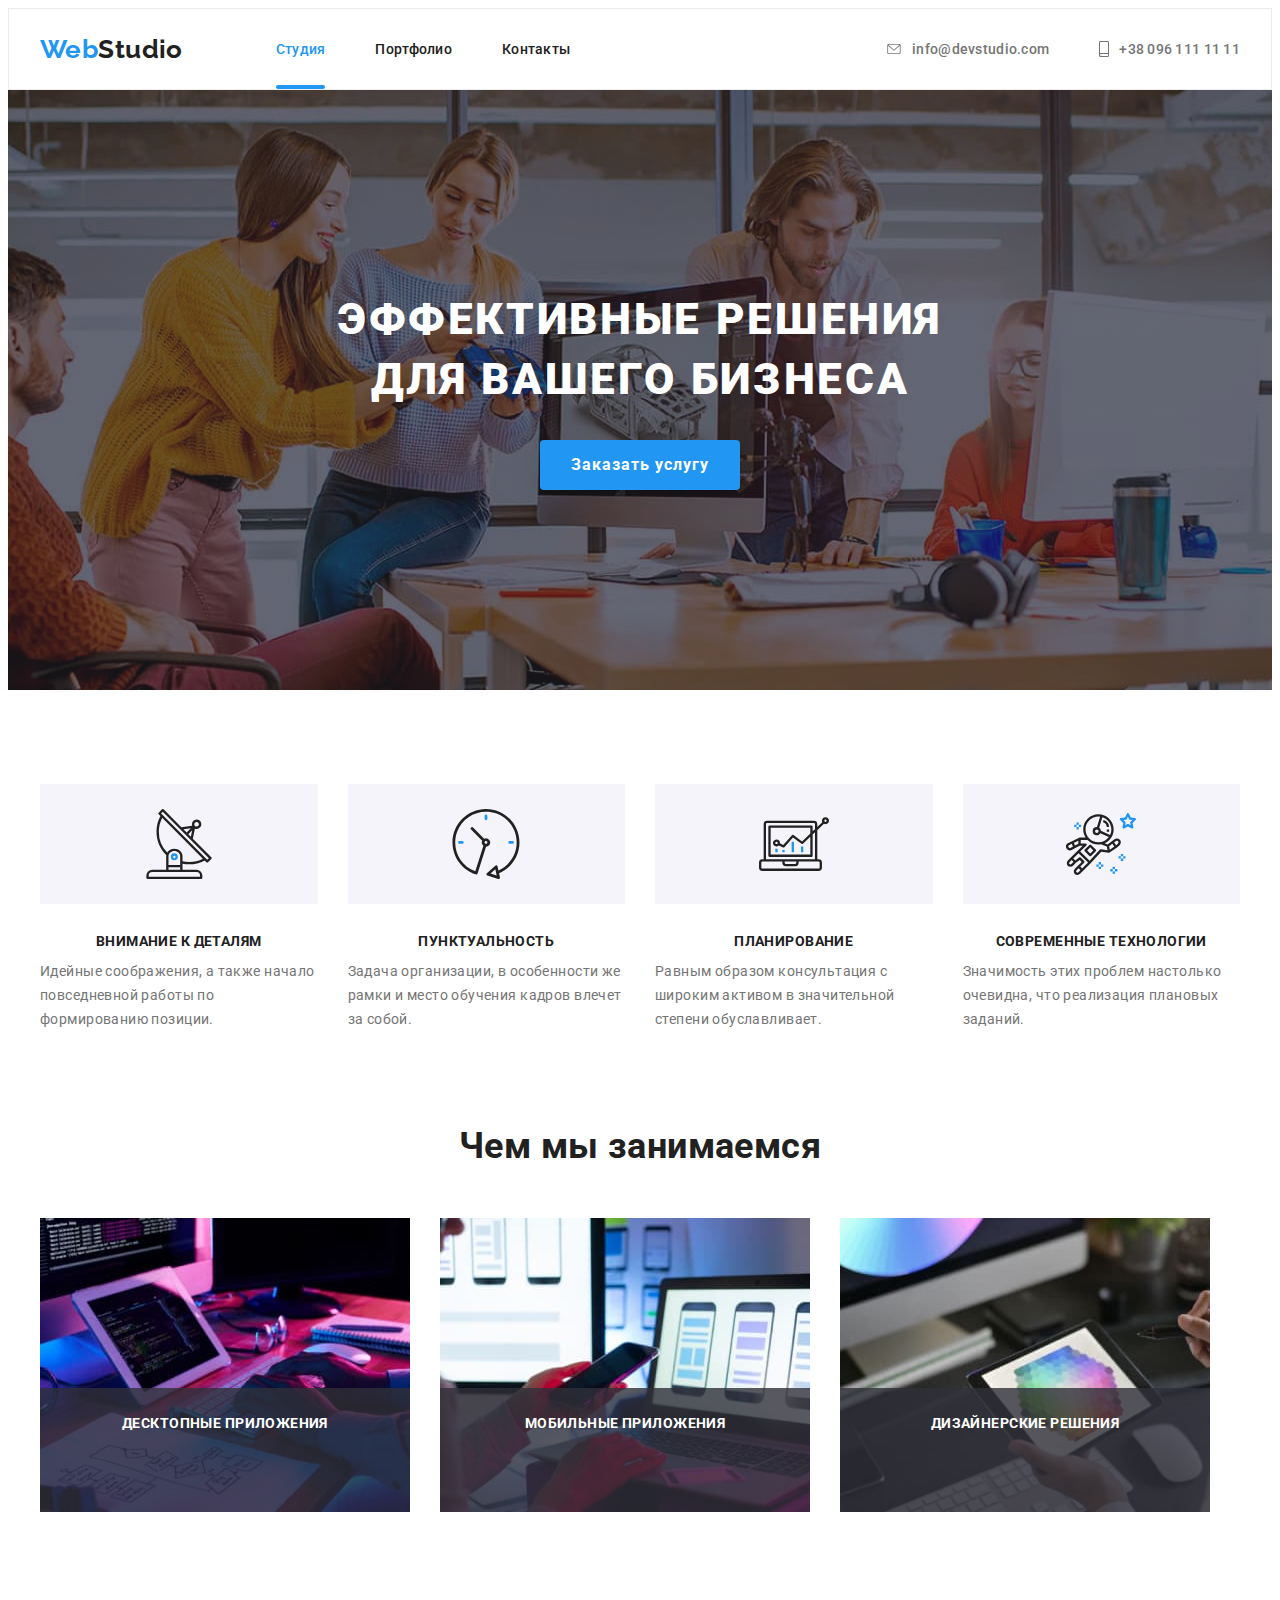
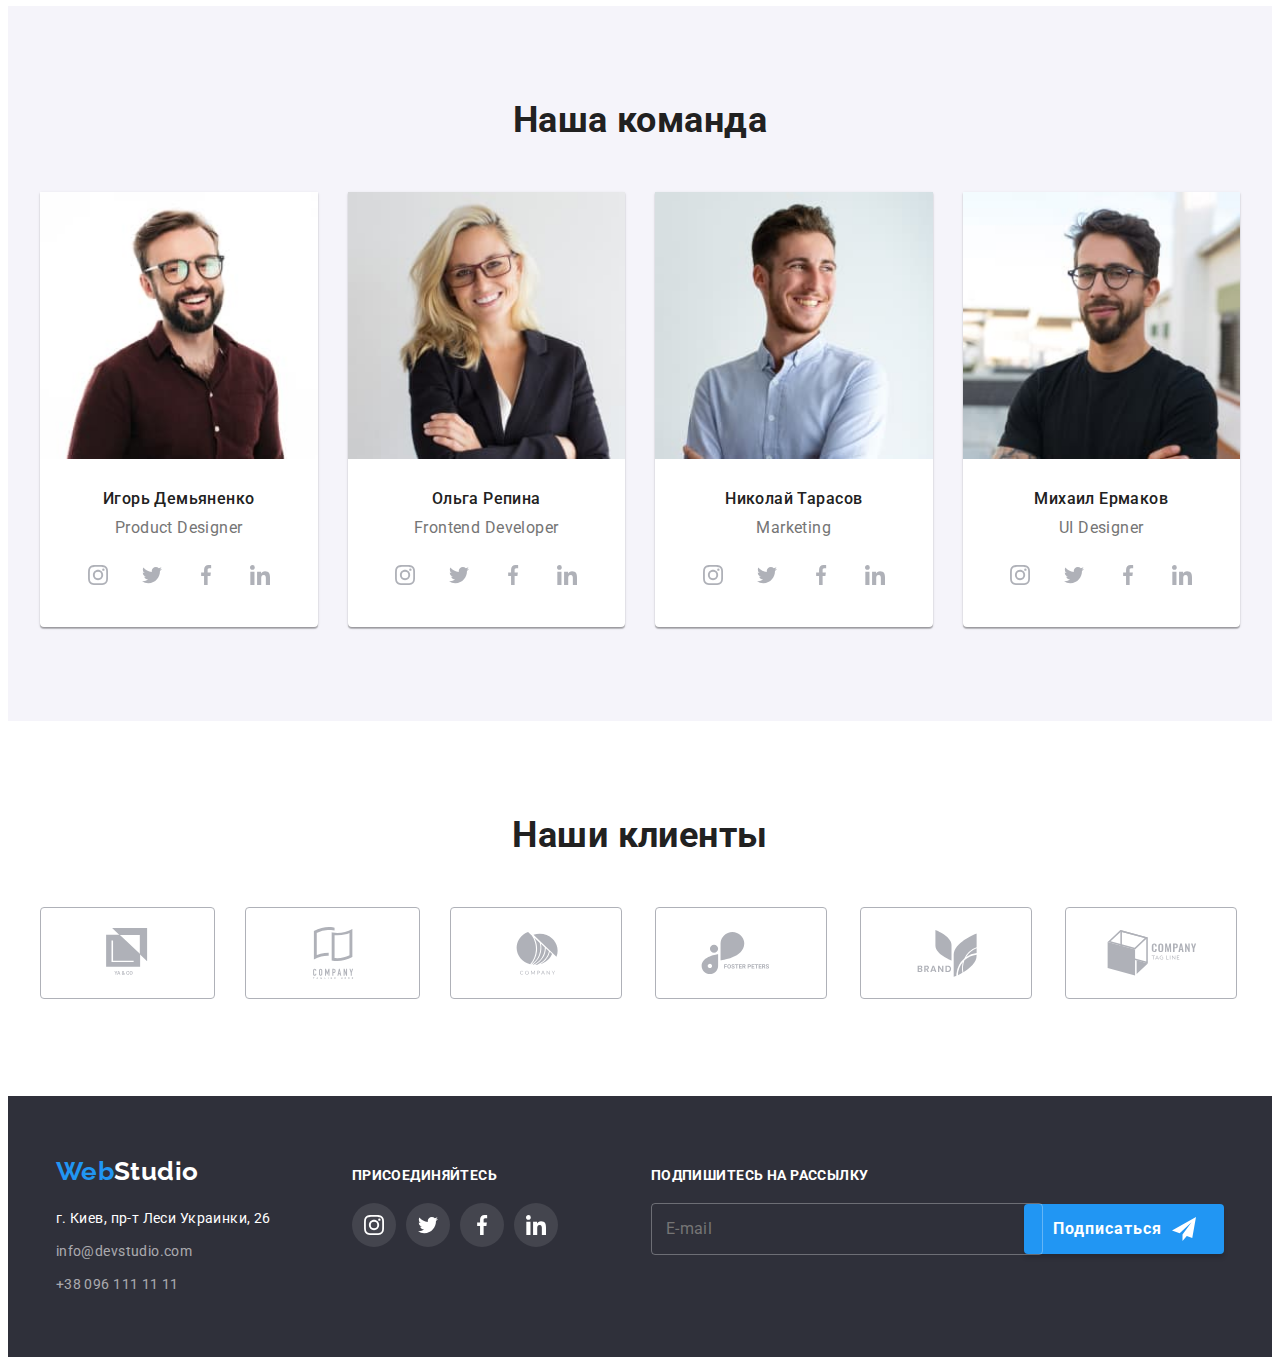
<file: index.html>
<!DOCTYPE html>
<html lang="ru">
  <head>
    <meta charset="UTF-8" />
    <meta name="viewport" content="width=device-width, initial-scale=1.0" />
    <link href="https://fonts.googleapis.com/css2?family=Raleway:wght@700&family=Roboto:wght@400;500;700;900&display=swap"
      rel="stylesheet">
    <link rel="stylesheet" href="https://cdnjs.cloudflare.com/ajax/libs/modern-normalize/1.0.0/modern-normalize.min.css"
      integrity="sha512-ISS7cAi1PEhQ8jnbJpJZMd29NlhNj4AWYyLOSp2CE/CsHxTCu+r+t0D2yoJudVrd0/8fTVPUVDzY5Tvli75u/g=="
      crossorigin="anonymous" />
    <link rel="stylesheet" href="./css/main.min.css" />
    <title>Студия</title>
  </head>
  <body>
    <!-- Шапка -->
    <header class="header header-bordered">
      <div class="container header-container">
      <nav class="nav-container">
        <a class="logo logo-header" href="./">
        Web<span class="logo-studio">Studio</span>
        </a>

        <!-- Меню для смартфонов -->
        <div class="mobile-nav" id="mobile-nav" data-menu>
          <ul class="mobile-menu">
            <li class="item"><a class="link current" href="index.html">Студия</a></li>
            <li class="item"><a class="link" href="portfolio.html">Портфолио</a></li>
            <li class="item"><a class="link" href="#footer">Контакты</a></li>
          </ul>
          <ul class="mobile-contacts">
            <li class="item">
              <a class="link" href="mailto:info@devstudio.com">
              <svg class="icon-contacts icon-envelope" width="16" height="12">
                <use href="./images/sprite.svg#icon-envelope"></use>
              </svg>
              info@devstudio.com</a></li>
            <li class="item">
              <a class="link" href="tel:+380961111111">
                <svg class="icon-contacts icon-smartphone" width="10" height="16">
                  <use href="./images/sprite.svg#icon-smartphone"></use>
                </svg>
                +38 096 111 11 11</a>
            </li>
          </ul>
        </div>

        <!-- Меню для планшетов\ПК -->
        <ul class="site-nav">
          <li class="item"><a class="link current" href="index.html">Студия</a></li>
          <li class="item"><a class="link" href="portfolio.html">Портфолио</a></li>
          <li class="item"><a class="link" href="#footer">Контакты</a></li>
        </ul>
      </nav>

      <ul class="contacts contacts-header">
        <li class="item">
          <a class="link" href="mailto:info@devstudio.com">
            <svg class="icon-contacts icon-envelope">
              <use href="./images/sprite.svg#icon-envelope"></use>
            </svg>
            info@devstudio.com</a>
        </li>
        <li class="item">
          <a class="link" href="tel:+380961111111">
            <svg class="icon-contacts icon-smartphone" width="10" height="16">
              <use href="./images/sprite.svg#icon-smartphone"></use>
            </svg>
            +38 096 111 11 11</a>
        </li>
      </ul>
            <button class="button-menu" type="button" data-menu-button aria-expanded="false" aria-controls="mobile-nav">
              <svg class="menu-icons" width="40" height="40">
                <use class="icon-menu" href="./images/modal/modal_icons.svg#icon-menu"></use>
                <use class="icon-closemark" href="./images/modal/modal_icons.svg#icon-crossmark"></use>
              </svg>
            </button>
      </div>
    </header>
    
    <main>
      <!-- Вступление -->
      <section class="hero">
          <div class="hero-box">
        <h1 class="title">Эффективные решения для вашего бизнеса</h1>
        <button type="button" class="button primary" data-modal-open >Заказать услугу</button>
      </div>
      </section>

      <!-- Преимущества -->
      <section class="section features">
        <div class="container">
        <h2 class="visually-hidden">Наши преимущества</h2>
        <ul class="features-list">
          <li class="item">
            <div class="features-icon">
            <svg class="icon icon-antenna" width="70" height="70">
              <use href="./images/sprite.svg#icon-antenna"></use>
            </svg>
            </div>
            <h3 class="title">Внимание к деталям</h3>
            <p class="text">
              Идейные соображения, а также начало повседневной работы по
              формированию позиции.
            </p>
          </li>
          <li class="item">
            <div class="features-icon">
              <svg class="icon icon-clock" width="70" height="70">
                <use href="./images/sprite.svg#icon-clock"></use>
              </svg>
            </div>
            <h3 class="title">Пунктуальность</h3>
            <p class="text">
              Задача организации, в особенности же рамки и место обучения кадров
              влечет за собой.
            </p>
          </li>
          <li class="item">
            <div class="features-icon">
              <svg class="icon icon-diagram" width="70" height="70">
                <use href="./images/sprite.svg#icon-diagram"></use>
              </svg>
            </div>
            <h3 class="title">Планирование</h3>
            <p class="text">
              Равным образом консультация с широким активом в значительной
              степени обуславливает.
            </p>
          </li>
          <li class="item">
            <div class="features-icon">
              <svg class="icon icon-astronaut" width="70" height="70">
                <use href="./images/sprite.svg#icon-astronaut"></use>
              </svg>
            </div>
            <h3 class="title">Современные технологии</h3>
            <p class="text">
              Значимость этих проблем настолько очевидна, что реализация
              плановых заданий.
            </p>
          </li>
        </ul>
        </div>
      </section>
      <!-- Чем мы занимаемся -->
      <section class="section service">
        <div class="container">
        <h2 class="title">Чем мы занимаемся</h2>
        <ul class="service-list">
          <li class="item">
            <picture>
              <source srcset="./images/section-service/service1-desktop.jpg 1x, ./images/section-service/service1-desktop@2x.jpg 2x"
                media="(min-width: 1200px)">
              <source srcset="./images/section-service/service1-tablet.jpg 1x, ./images/section-service/service1-tablet@2x.jpg 2x"
                media="(min-width: 768px)">
              <source srcset="./images/section-service/service1-mobile.jpg 1x, ./images/section-service/service1-mobile@2x.jpg 2x"
                media="(max-width: 767px)">
              <img src="./images/section-service/service1-desktop.jpg x1" 
                alt="написание кода"
                width="370" />
            </picture>
            <div class="service-overlay">
              <p class="text">Десктопные приложения</p>
            </div>
          </li>
          <li class="item">
            <picture>
              <source srcset="./images/section-service/service2-desktop.jpg 1x, ./images/section-service/service2-desktop@2x.jpg 2x"
                media="(min-width: 1200px)">
              <source srcset="./images/section-service/service2-tablet.jpg 1x, ./images/section-service/service2-tablet@2x.jpg 2x"
                media="(min-width: 768px)">
              <source srcset="./images/section-service/service2-mobile.jpg 1x, ./images/section-service/service2-mobile@2x.jpg 2x"
                media="(max-width: 767px)">
              <img src="./images/section-service/service2-desktop.jpg x1" alt="дизайн и адаптив" width="370" />
            </picture>
            <div class="service-overlay">
              <p class="text">Мобильные приложения</p>
            </div>
          </li>
          <li class="item">
            <picture>
              <source srcset="./images/section-service/service3-desktop.jpg 1x, ./images/section-service/service3-desktop@2x.jpg 2x"
                media="(min-width: 1200px)">
              <source srcset="./images/section-service/service3-tablet.jpg 1x, ./images/section-service/service3-tablet@2x.jpg 2x"
                media="(min-width: 768px)">
              <source srcset="./images/section-service/service3-mobile.jpg 1x, ./images/section-service/service3-mobile@2x.jpg 2x"
                media="(max-width: 767px)">
              <img src="./images/section-service/service3-desktop.jpg x1" alt="подключение стилей" width="370" />
            </picture>
            <div class="service-overlay">
              <p class="text">Дизайнерские решения</p>
            </div>
          </li>
        </ul>
        </div>
      </section>
      <!-- Команда -->
      <section class="section our-team">
        <div class="container">
        <h2 class="title">Наша команда</h2>
        <ul class="team-list">
          <li class="item">
            <picture>
                <source srcset="./images/section-team/igor-desktop.jpg 1x, ./images/section-team/igor-desktop@2x.jpg 2x"
                  media="(min-width: 1200px)">
                <source srcset="./images/section-team/igor-tablet.jpg 1x, ./images/section-team/igor-tablet@2x.jpg 2x"
                  media="(min-width: 768px)">
                <source srcset="./images/section-team/igor-mobile.jpg 1x, ./images/section-team/igor-mobile@2x.jpg 2x"
                  media="(max-width: 767px)">
                <img src="./images/section-team/igor-desktop.jpg x1" 
                  alt="портрет игоря демьяненко"
                  width="450" />
            </picture>
            <div class="member-content">
              <h3 class="title">Игорь Демьяненко</h3>
              <p class="text">Product Designer</p>
              <ul class="socials-list">
                <li class="item">
                  <a class="socials-link member" href="https://www.instagram.com/" target="_blank" aria-label="инстаграм">
                    <svg class="icon" width="20" height="20">
                      <use href="./images/sprite.svg#icon-instagram"></use>
                    </svg>
                  </a></li>
                <li class="item">
                  <a class="socials-link member" href="https://twitter.com/" target="_blank" aria-label="твитер">
                    <svg class="icon" width="20" height="20">
                      <use href="./images/sprite.svg#icon-twitter"></use>
                    </svg>
                  </a></li>
                <li class="item">
                  <a class="socials-link member" href="https://www.facebook.com/" target="_blank" aria-label="фейсбук">
                    <svg class="icon" width="20" height="20">
                      <use href="./images/sprite.svg#icon-facebook"></use>
                    </svg>
                  </a></li>
                <li class="item">
                  <a class="socials-link member" href="https://www.linkedin.com/" target="_blank" aria-label="линкедин">
                    <svg class="icon" width="20" height="20">
                      <use href="./images/sprite.svg#icon-linkedin"></use>
                    </svg>
                  </a></li>
              </ul>
            </div>
          </li>
          <li class="item">
            <picture>
              <source srcset="./images/section-team/olga-desktop.jpg 1x, ./images/section-team/olga-desktop@2x.jpg 2x"
                media="(min-width: 1200px)">
              <source srcset="./images/section-team/olga-tablet.jpg 1x, ./images/section-team/olga-tablet@2x.jpg 2x"
                media="(min-width: 768px)">
              <source srcset="./images/section-team/olga-mobile.jpg 1x, ./images/section-team/olga-mobile@2x.jpg 2x"
                media="(max-width: 767px)">
              <img src="./images/section-team/olga-desktop.jpg x1" 
                alt="портрет ольги репины"
                width="450" />
            </picture>
            <div class="member-content">
              <h3 class="title">Ольга Репина</h3>
              <p class="text">Frontend Developer</p>
              <ul class="socials-list">
                <li class="item">
                  <a class="socials-link member" href="https://www.instagram.com/" target="_blank" aria-label="инстаграм">
                    <svg class="icon" width="20" height="20">
                      <use href="./images/sprite.svg#icon-instagram"></use>
                    </svg>
                  </a></li>
                <li class="item">
                  <a class="socials-link member" href="https://twitter.com/" target="_blank" aria-label="твитер">
                    <svg class="icon" width="20" height="20">
                      <use href="./images/sprite.svg#icon-twitter"></use>
                    </svg>
                  </a></li>
                <li class="item">
                  <a class="socials-link member" href="https://www.facebook.com/" target="_blank" aria-label="фейсбук">
                    <svg class="icon" width="20" height="20">
                      <use href="./images/sprite.svg#icon-facebook"></use>
                    </svg>
                  </a></li>
                <li class="item">
                  <a class="socials-link member" href="https://www.linkedin.com/" target="_blank" aria-label="линкедин">
                    <svg class="icon" width="20" height="20">
                      <use href="./images/sprite.svg#icon-linkedin"></use>
                    </svg>
                  </a></li>
              </ul>
            </div>
          </li>
          <li class="item">
            <picture>
              <source srcset="./images/section-team/nikolay-desktop.jpg 1x, ./images/section-team/nikolay-desktop@2x.jpg 2x"
                media="(min-width: 1200px)">
              <source srcset="./images/section-team/nikolay-tablet.jpg 1x, ./images/section-team/nikolay-tablet@2x.jpg 2x"
                media="(min-width: 768px)">
              <source srcset="./images/section-team/nikolay-mobile.jpg 1x, ./images/section-team/nikolay-mobile@2x.jpg 2x"
                media="(max-width: 767px)">
              <img src="./images/section-team/nikolay-desktop.jpg x1" 
                alt="портрет николая тарасова"
                width="450" />
            </picture>
            <div class="member-content">
              <h3 class="title">Николай Тарасов</h3>
              <p class="text">Marketing</p>
              <ul class="socials-list">
                <li class="item">
                  <a class="socials-link member" href="https://www.instagram.com/" target="_blank" aria-label="инстаграм">
                    <svg class="icon" width="20" height="20">
                      <use href="./images/sprite.svg#icon-instagram"></use>
                    </svg>
                  </a></li>
                <li class="item">
                  <a class="socials-link member" href="https://twitter.com/" target="_blank" aria-label="твитер">
                    <svg class="icon" width="20" height="20">
                      <use href="./images/sprite.svg#icon-twitter"></use>
                    </svg>
                  </a></li>
                <li class="item">
                  <a class="socials-link member" href="https://www.facebook.com/" target="_blank" aria-label="фейсбук">
                    <svg class="icon" width="20" height="20">
                      <use href="./images/sprite.svg#icon-facebook"></use>
                    </svg>
                  </a></li>
                <li class="item">
                  <a class="socials-link member" href="https://www.linkedin.com/" target="_blank" aria-label="линкедин">
                    <svg class="icon" width="20" height="20">
                      <use href="./images/sprite.svg#icon-linkedin"></use>
                    </svg>
                  </a></li>
              </ul>
            </div>
          </li>
          <li class="item">
            <picture>
              <source srcset="./images/section-team/mikhail-desktop.jpg 1x, ./images/section-team/mikhail-desktop@2x.jpg 2x" media="(min-width: 1200px)">
              <source srcset="./images/section-team/mikhail-tablet.jpg 1x, ./images/section-team/mikhail-tablet@2x.jpg 2x" media="(min-width: 768px)">
              <source srcset="./images/section-team/mikhail-mobile.jpg 1x, ./images/section-team/mikhail-mobile@2x.jpg 2x" media="(max-width: 767px)">
              <img src="./images/section-team/mikhail-desktop.jpg x1" alt="портрет михаила ермакова" width="450" />
            </picture>
            <div class="member-content">
              <h3 class="title">Михаил Ермаков</h3>
              <p class="text">UI Designer</p>
                <ul class="socials-list">
                  <li class="item">
                    <a class="socials-link member" href="https://www.instagram.com/" target="_blank" aria-label="инстаграм">
                      <svg class="icon" width="20" height="20">
                        <use href="./images/sprite.svg#icon-instagram"></use>
                      </svg>
                    </a></li>
                  <li class="item">
                    <a class="socials-link member" href="https://twitter.com/" target="_blank" aria-label="твитер">
                      <svg class="icon" width="20" height="20">
                        <use href="./images/sprite.svg#icon-twitter"></use>
                      </svg>
                    </a></li>
                  <li class="item">
                    <a class="socials-link member" href="https://www.facebook.com/" target="_blank" aria-label="фейсбук">
                      <svg class="icon" width="20" height="20">
                        <use href="./images/sprite.svg#icon-facebook"></use>
                      </svg>
                    </a></li>
                  <li class="item">
                    <a class="socials-link member" href="https://www.linkedin.com/" target="_blank" aria-label="линкедин">
                      <svg class="icon" width="20" height="20">
                        <use href="./images/sprite.svg#icon-linkedin"></use>
                      </svg>
                    </a></li>
                </ul>
            </div>
          </li>
        </ul>
        </div>
      </section>
      <!-- Секция наши клиенты -->
      <section class="section our-clients">
        <div class="container">
          <h2 class="title">Наши клиенты</h2>
          <ul class="clients-list">
            <li class="item">
              <a class="clients-link" href="./" lang="en" aria-label="ya and co">
                <svg class="icon-clients icon">
                  <use href="./images/sprite.svg#icon-client1"></use>
                </svg>
              </a>
              </li>
            <li class="item">
              <a class="clients-link" href="./" lang="en" aria-label="tag line here">
                <svg class="icon-clients icon">
                  <use href="./images/sprite.svg#icon-client2"></use>
                </svg>
              </a>
            </li>
            <li class="item">
                <a class="clients-link" href="./" lang="en" aria-label="company">
                  <svg class="icon-clients icon" width="170" height="90">
                    <use href="./images/sprite.svg#icon-client3"></use>
                  </svg>
                </a>
            </li>
            <li class="item">
                <a class="clients-link" href="./" lang="en" aria-label="foster peters">
                  <svg class="icon-clients icon" width="170" height="90">
                    <use href="./images/sprite.svg#icon-client4"></use>
                  </svg>
                </a>
            <li class="item">
              <a class="clients-link" href="./" lang="en" aria-label="brand">
                <svg class="icon-clients icon" width="170" height="90">
                  <use href="./images/sprite.svg#icon-client5"></use>
                </svg>
              </a>
            </li>
            <li class="item">
              <a class="clients-link" href="./" lang="en" aria-label="tag line">
                <svg class="icon-clients" width="170" height="90">
                  <use href="./images/sprite.svg#icon-client6"></use>
                </svg>
              </a>
            </li>
          </ul>
          
        </div>
      </section>
          </main>
    <!-- Подвал -->
    <footer id="footer" class="footer">
      <div class="container footer-container">
        <div class="footer-box">
          <a class="logo logo-footer" href="./">
            Web<span class="logo-studio">Studio</span>
          </a>
          <address class="contacts contacts-footer">
            <a class="location link" href="https://www.google.com/maps/d/embed?mid=10uSM3H-mIU3GznYo2szRIEphczw">г. Киев,
              пр-т
              Леси Украинки, 26</a>
            <br />
            <a class="link" href="mailto:info@devstudio.com">info@devstudio.com</a>
            <br />
            <a class="link" href="tel:+380961111111">+38 096 111 11 11</a>
          </address>
        </div>
        <div class="footer-box socials">
          <b class="footer-calling">присоединяйтесь</b>
          <ul class="socials-list">
            <li class="item">
              <a class="socials-link company" href="https://www.instagram.com/" target="_blank" aria-label="инстаграм">
              <svg class="icon" width="20" height="20">
                <use href="./images/sprite.svg#icon-instagram"></use>
              </svg>
            </a></li>
            <li class="item">
              <a class="socials-link company" href="https://twitter.com/" target="_blank" aria-label="твитер">
              <svg class="icon" width="20" height="20">
                <use href="./images/sprite.svg#icon-twitter"></use>
              </svg>
            </a></li>
            <li class="item">
              <a class="socials-link company" href="https://www.facebook.com/" target="_blank" aria-label="фейсбук">
              <svg class="icon" width="20" height="20">
                <use href="./images/sprite.svg#icon-facebook"></use>
              </svg>
            </a></li>
            <li class="item">
              <a class="socials-link company" href="https://www.linkedin.com/" target="_blank" aria-label="линкедин">
              <svg class="icon" width="20" height="20">
                <use href="./images/sprite.svg#icon-linkedin"></use>
              </svg>
            </a></li>
          </ul>
        </div>
        <div class="footer-box form">
        <b class="footer-calling">подпишитесь на рассылку</b>
        <form class="mailing-form" autocomplete="off">
          <div class="mailing-box">
          <input class="input-mailing" type="email" name="mailing" id="mailing" placeholder=" ">
          <label class="label-mailing" for="mailing">E-mail</label>
          </div>
          <button class="button primary button-mailing">Подписаться
            <svg class="icon icon-plane">
              <use href="./images/modal/modal_icons.svg#icon-telegram"></use>
            </svg> 
          </button>
        </form>
        </div>
      </div>
    </footer>
    <div class="backdrop is-hidden" data-modal>
      <div class="modal">
        <button class="close-btn" type="button" data-modal-close >
          <svg class="icon-close">
            <use href="./images/modal/modal_icons.svg#icon-closemark"></use>
          </svg>
        </button>
        <h3 class="title">Оставьте свои данные, мы вам перезвоним</h3>
        <form class="user-form" action="" autocomplete="off">
          <div class="form-field">
            <label class="user-label" for="user-name">Имя</label>
            <div class="input-field">
            <input class="user-input" type="text" name="name" id="user-name">
            <svg class="icon icon-name">
              <use href="./images/modal/modal_icons.svg#icon-person"></use>
            </svg>
            </div>
          </div>

          <div class="form-field">
            <label class="user-label" for="user-phone">Телефон</label>
            <div class="input-field">
              <input class="user-input" type="tel" name="tel" id="user-phone">
            <svg class="icon icon-name">
              <use href="./images/modal/modal_icons.svg#icon-phone"></use>
            </svg>
            </div>
          </div>

          <div class="form-field">
            <label class="user-label" for="user-email">Почта</label>
            <div class="input-field">
            <input class="user-input" type="email" name="email" id="user-email">
                        <svg class="icon icon-name">
                          <use href="./images/modal/modal_icons.svg#icon-mail"></use>
                        </svg>
                        </div>
            </div>
          
          <label class="form-field">
            <span class="user-label">Комментарий</span>
            <textarea class="form-comment" name="comment" placeholder="Введите текст"></textarea>
          </label>

          
          <label class="policy-box">
            <input class="policy-checkbox" type="checkbox" name="policy">
            <span class="policy-label" >Соглашаюсь с рассылкой и принимаю <a class="policy-link" href="#">Условия
              договора</a></span>
            </label>
          <button type="submit" class="button primary">Отправить</button>
        </form>
      </div>
    </div>
    <script src="./js/modal.js"></script>
    <script src="./js/menu.js"></script>
</body>
    </html>
</file>
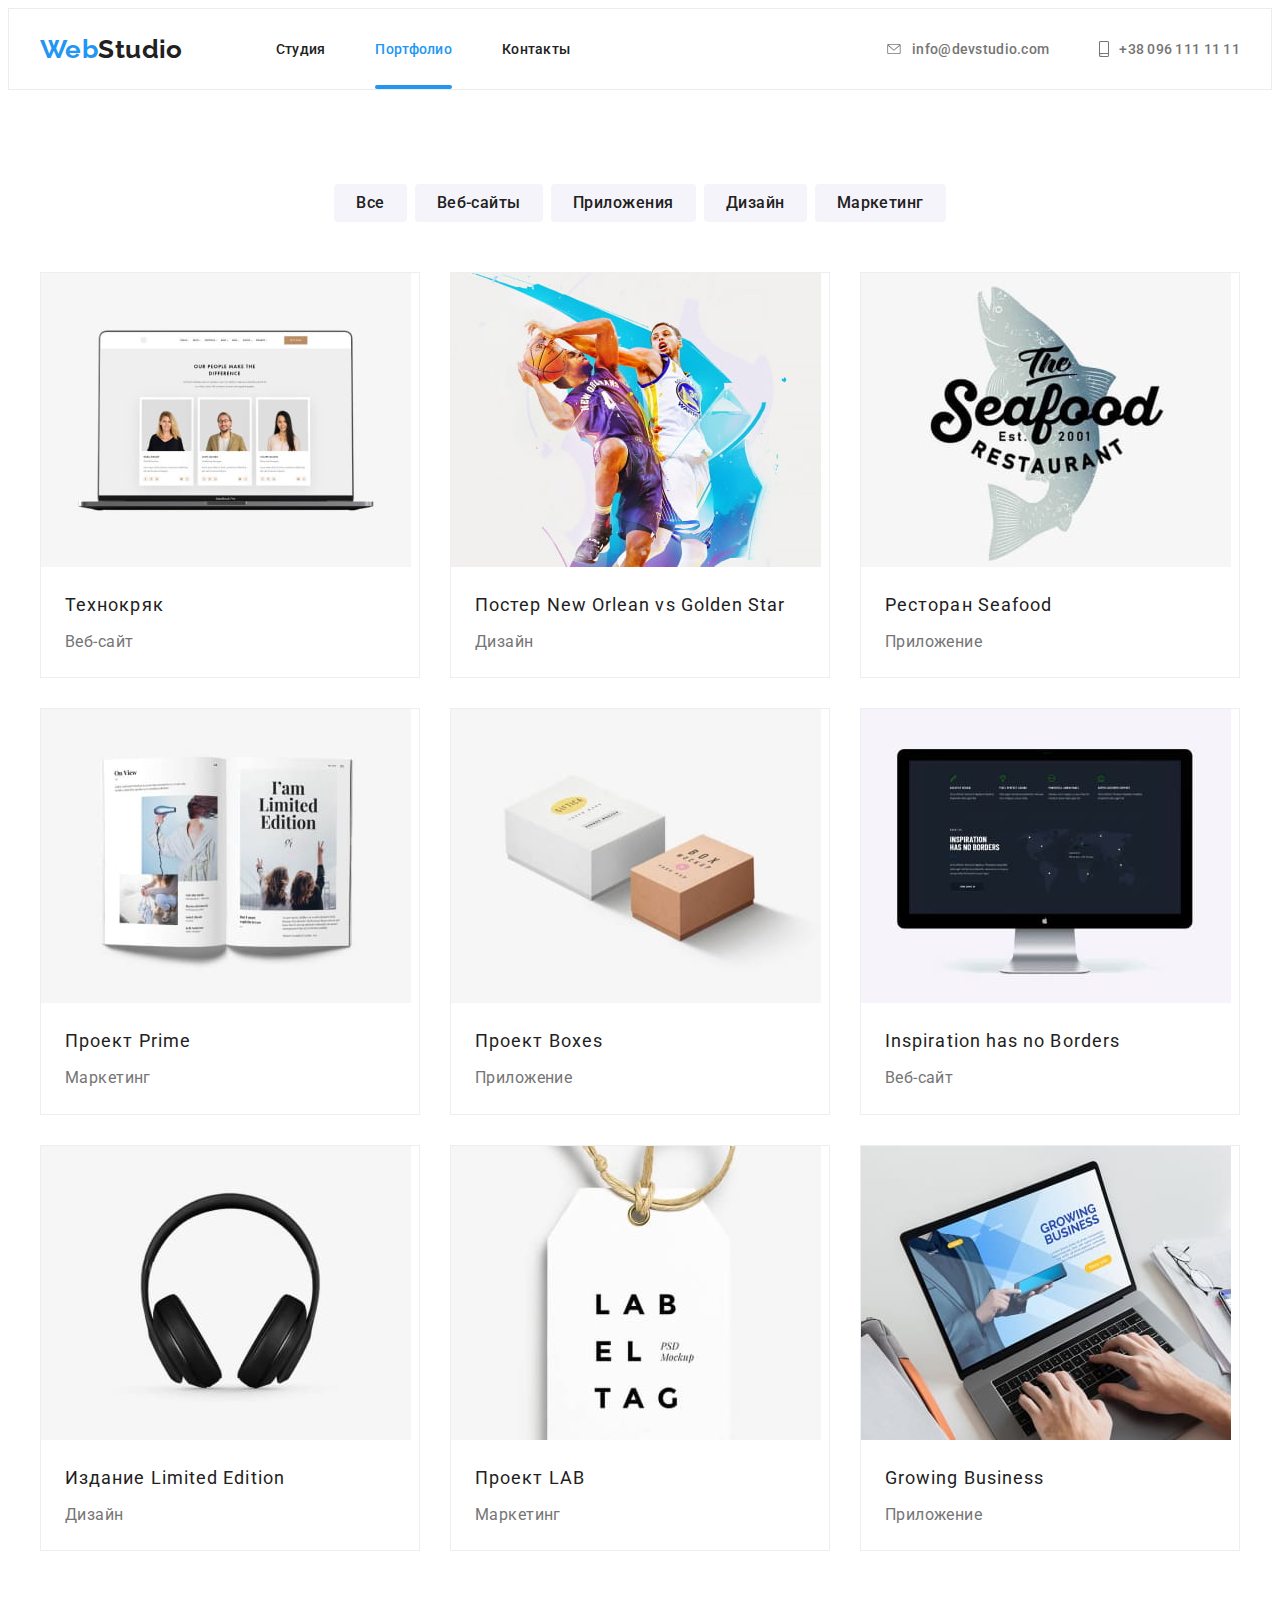
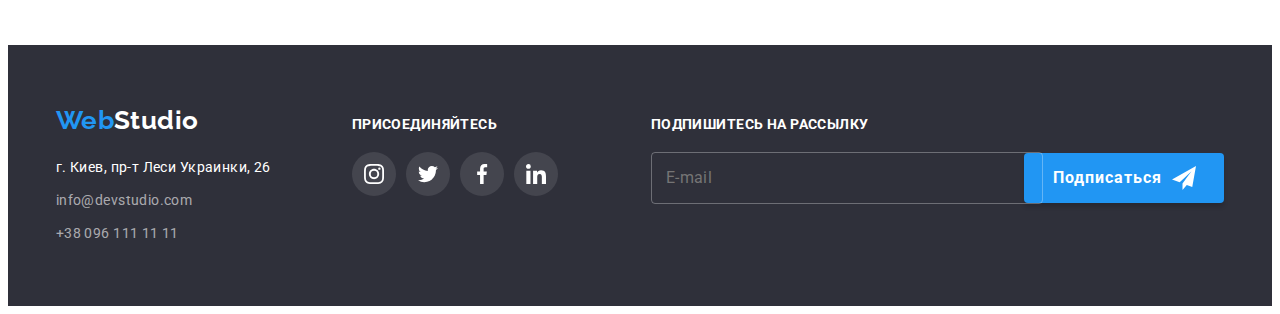
<file: portfolio.html>
<!DOCTYPE html>
<html lang="ru">
  <head>
    <meta charset="UTF-8" />
    <meta name="viewport" content="width=device-width, initial-scale=1.0" />
    <link href="https://fonts.googleapis.com/css2?family=Raleway:wght@700&family=Roboto:wght@400;500;700;900&display=swap"
      rel="stylesheet">
    <link rel="stylesheet" href="https://cdnjs.cloudflare.com/ajax/libs/modern-normalize/1.0.0/modern-normalize.min.css"
      integrity="sha512-ISS7cAi1PEhQ8jnbJpJZMd29NlhNj4AWYyLOSp2CE/CsHxTCu+r+t0D2yoJudVrd0/8fTVPUVDzY5Tvli75u/g=="
      crossorigin="anonymous" />
    <link rel="stylesheet" href="./css/portfolio.min.css" />
    <title>Портфолио</title>
  </head>
  <body>
    <!-- Шапка -->
    <!-- Шапка -->
    <header class="header header-bordered">
      <div class="container header-container">
        <nav class="nav-container">
          <a class="logo logo-header" href="./">
            Web<span class="logo-studio">Studio</span>
          </a>
    
          <!-- Меню для смартфонов -->
          <div class="mobile-nav" id="mobile-nav" data-menu>
            <ul class="mobile-menu">
              <li class="item"><a class="link" href="index.html">Студия</a></li>
              <li class="item"><a class="link current" href="portfolio.html">Портфолио</a></li>
              <li class="item"><a class="link" href="#footer">Контакты</a></li>
            </ul>
            <ul class="mobile-contacts">
              <li class="item">
                <a class="link" href="mailto:info@devstudio.com">
                  <svg class="icon-contacts icon-envelope" width="16" height="12">
                    <use href="./images/sprite.svg#icon-envelope"></use>
                  </svg>
                  info@devstudio.com</a></li>
              <li class="item">
                <a class="link" href="tel:+380961111111">
                  <svg class="icon-contacts icon-smartphone" width="10" height="16">
                    <use href="./images/sprite.svg#icon-smartphone"></use>
                  </svg>
                  +38 096 111 11 11</a>
              </li>
            </ul>
          </div>
    
          <!-- Меню для планшетов\ПК -->
          <ul class="site-nav">
            <li class="item"><a class="link" href="index.html">Студия</a></li>
            <li class="item"><a class="link current" href="portfolio.html">Портфолио</a></li>
            <li class="item"><a class="link" href="#footer">Контакты</a></li>
          </ul>
        </nav>
    
        <ul class="contacts contacts-header">
          <li class="item">
            <a class="link" href="mailto:info@devstudio.com">
              <svg class="icon-contacts icon-envelope" width="16" height="12">
                <use href="./images/sprite.svg#icon-envelope"></use>
              </svg>
              info@devstudio.com</a>
          </li>
          <li class="item">
            <a class="link" href="tel:+380961111111">
              <svg class="icon-contacts icon-smartphone" width="10" height="16">
                <use href="./images/sprite.svg#icon-smartphone"></use>
              </svg>
              +38 096 111 11 11</a>
          </li>
        </ul>
        <button class="button-menu" type="button" data-menu-button aria-expanded="false" aria-controls="mobile-nav">
          <svg class="menu-icons" width="40" height="40">
            <use class="icon-menu" href="./images/modal/modal_icons.svg#icon-menu"></use>
            <use class="icon-closemark" href="./images/modal/modal_icons.svg#icon-crossmark"></use>
          </svg>
        </button>
      </div>
    </header>
    
    <!-- Секция работ -->
    <section class="section">
      <div class="container">
      <h1 class="visually-hidden">Портфолио</h1>
      <ul class="filter-list">
        <li class="item"><button type="button" class="button secondary">Все</button></li>
        <li class="item"><button type="button" class="button secondary">Веб-сайты</button></li>
        <li class="item"><button type="button" class="button secondary">Приложения</button></li>
        <li class="item"><button type="button" class="button secondary">Дизайн</button></li>
        <li class="item"><button type="button" class="button secondary">Маркетинг</button></li>
      </ul>

      <ul class="portfolio-list">
        <li class="item">
          <a class="porfolio-link" href="">
            <div class="portfolio-thumb">
            <img 
              src="./images/portfolio/img1.jpg"
              alt="сайт технокряк"
              width="370"
            />
            <div class="thumb-overlay">
            <p class="thumb-text">Технокряк это современная площадка распространения коронавируса. Компании используют эту платформу
              для цифрового
              шпионажа и атак на защищённые сервера конкурентов.</p>
              </div>
            </div>
            <div class="porfolio-content">
            <h2 class="title">Технокряк</h2>
            <p class="text">Веб-сайт</p>
            </div>
            </a>
        </li>
        <li class="item">
          <a class="porfolio-link" href="">
            <div class="portfolio-thumb">
            <img 
              src="./images/portfolio/img2.jpg"
              alt="постер нью орлеан против голден стар"
              width="370"
            />
            <div class="thumb-overlay">
            <p class="thumb-text">Технокряк это современная площадка распространения коронавируса. Компании используют эту платформу для цифрового
            шпионажа и атак на защищённые сервера конкурентов.</p>
            </div>
            </div>
            <div class="porfolio-content">
              <h2 class="title">Постер New Orlean vs Golden Star</h2>
              <p class="text">Дизайн</p>
            </div>
            </a>
        </li>
        <li class="item">
          <a class="porfolio-link" href="">
            <div class="portfolio-thumb">
            <img
              src="./images/portfolio/img3.jpg"
              alt="приложение для ресторана"
              width="370"
            />
              <div class="thumb-overlay">
              <p class="thumb-text">Технокряк это современная площадка распространения коронавируса. Компании используют эту платформу
              для цифрового
              шпионажа и атак на защищённые сервера конкурентов.</p>
            </div>
            </div>
            <div class="porfolio-content">
              <h2 class="title">Ресторан Seafood</h2>
              <p class="text">Приложение</p>
            </div>
            </a>
        </li>
        <li class="item">
          <a class="porfolio-link" href="">
            <div class="portfolio-thumb">
            <img
              src="./images/portfolio/img4.jpg"
              alt="проект прайм"
              width="370"
            />
            <div class="thumb-overlay">
            <p class="thumb-text">Технокряк это современная площадка распространения коронавируса. Компании используют эту платформу
              для цифрового
              шпионажа и атак на защищённые сервера конкурентов.</p>
              </div>
              </div>
            <div class="porfolio-content">
              <h2 class="title">Проект Prime</h2>
              <p class="text">Маркетинг</p>
            </div>
            </a>
        </li>
        <li class="item">
          <a class="porfolio-link" href="">
            <div class="portfolio-thumb">
            <img
              src="./images/portfolio/img5.jpg"
              alt="приложение боксес"
              width="370"
            />
            <div class="thumb-overlay">
            <p class="thumb-text">Технокряк это современная площадка распространения коронавируса. Компании используют эту платформу
              для цифрового
              шпионажа и атак на защищённые сервера конкурентов.</p>
              </div>
            </div>
            <div class="porfolio-content">
              <h2 class="title">Проект Boxes</h2>
              <p class="text">Приложение</p>
            </div>
            </a>
        </li>
        <li class="item">
          <a class="porfolio-link" href="">
            <div class="portfolio-thumb">
            <img
              src="./images/portfolio/img6.jpg"
              alt="сайт у вдохновения нет границ"
              width="370"
            />
            <div class="thumb-overlay">
              <p class="thumb-text">Технокряк это современная площадка распространения коронавируса. Компании используют эту платформу
                 для цифрового
                шпионажа и атак на защищённые сервера конкурентов.</p>
            </div>
            </div>
            <div class="porfolio-content">
              <h2 class="title">Inspiration has no Borders</h2>
              <p class="text">Веб-сайт</p>
            </div>
            </a>
        </li>
        <li class="item">
          <a class="porfolio-link" href="">
            <div class="portfolio-thumb">
            <img
              src="./images/portfolio/img7.jpg"
              alt="дизайн лимитед эдишн"
              width="370"
            />
            <div class="thumb-overlay">
            <p class="thumb-text">Технокряк это современная площадка распространения коронавируса. Компании используют эту платформу
              для цифрового
              шпионажа и атак на защищённые сервера конкурентов.</p>
              </div>
              </div>
            <div class="porfolio-content">
              <h2 class="title">Издание Limited Edition</h2>
              <p class="text">Дизайн</p>
            </div>
            </a>
        </li>
        <li class="item">
          <a class="porfolio-link" href="">
            <div class="portfolio-thumb">
            <img
              src="./images/portfolio/img8.jpg"
              alt="проект лаб"
              width="370"
            />
            <div class="thumb-overlay">
            <p class="thumb-text">Технокряк это современная площадка распространения коронавируса. Компании используют эту платформу
              для цифрового
              шпионажа и атак на защищённые сервера конкурентов.</p>
              </div>
              </div>
            <div class="porfolio-content">
              <h2 class="title">Проект LAB</h2>
              <p class="text">Маркетинг</p>
            </div>
            </a>
        </li>
        <li class="item">
          <a class="porfolio-link" href="">
            <div class="portfolio-thumb">
            <img
              src="./images/portfolio/img9.jpg"
              alt="приложение растущий бизнес"
              width="370"
            />
            <div class="thumb-overlay">
            <p class="thumb-text">Технокряк это современная площадка распространения коронавируса. Компании используют эту платформу
              для цифрового
              шпионажа и атак на защищённые сервера конкурентов.</p>
              </div>
              </div>
            <div class="porfolio-content">
              <h2 class="title">Growing Business</h2>
              <p class="text">Приложение</p>
            </div>
            </a>
        </li>
      </ul>
      </div>
    </section>

    <!-- Подвал -->
    <footer id="footer" class="footer">
      <div class="container footer-container">
        <div class="footer-box">
          <a class="logo logo-footer" href="./">
            Web<span class="logo-studio">Studio</span>
          </a>
          <address class="contacts contacts-footer">
            <a class="location link" href="https://www.google.com/maps/d/embed?mid=10uSM3H-mIU3GznYo2szRIEphczw">г. Киев,
              пр-т
              Леси Украинки, 26</a>
            <br />
            <a class="link" href="mailto:info@devstudio.com">info@devstudio.com</a>
            <br />
            <a class="link" href="tel:+380961111111">+38 096 111 11 11</a>
          </address>
        </div>
        <div class="footer-box socials">
          <b class="footer-calling">присоединяйтесь</b>
          <ul class="socials-list">
            <li class="item">
              <a class="socials-link company" href="https://www.instagram.com/" target="_blank" aria-label="инстаграм">
                <svg class="icon" width="20" height="20">
                  <use href="./images/sprite.svg#icon-instagram"></use>
                </svg>
              </a></li>
            <li class="item">
              <a class="socials-link company" href="https://twitter.com/" target="_blank" aria-label="твитер">
                <svg class="icon" width="20" height="20">
                  <use href="./images/sprite.svg#icon-twitter"></use>
                </svg>
              </a></li>
            <li class="item">
              <a class="socials-link company" href="https://www.facebook.com/" target="_blank" aria-label="фейсбук">
                <svg class="icon" width="20" height="20">
                  <use href="./images/sprite.svg#icon-facebook"></use>
                </svg>
              </a></li>
            <li class="item">
              <a class="socials-link company" href="https://www.linkedin.com/" target="_blank" aria-label="линкедин">
                <svg class="icon" width="20" height="20">
                  <use href="./images/sprite.svg#icon-linkedin"></use>
                </svg>
              </a></li>
          </ul>
        </div>
        <div class="footer-box form">
          <b class="footer-calling">подпишитесь на рассылку</b>
        <form class="mailing-form" autocomplete="off">
          <div class="mailing-box">
            <input class="input-mailing" type="email" name="mailing" id="mailing" placeholder=" ">
            <label class="label-mailing" for="mailing">E-mail</label>
          </div>
          <button class="button primary button-mailing">Подписаться
            <svg class="icon icon-plane">
              <use href="./images/modal/modal_icons.svg#icon-telegram"></use>
            </svg>
          </button>
        </form>
        </div>
      </div>
    </footer>
        <script src="./js/menu.js"></script>
    </body>
    </html>
</file>
<file: css/main.min.css>
.socials-list,.mobile-menu,.mobile-contacts,.site-nav,.contacts-header,.features-list,.service-list,.team-list,.clients-list{margin:0;padding:0;list-style:none}.logo,.socials-link,.mobile-nav .link,.site-nav .link,.contacts-header .link,.clients-link,.contacts-footer .link{text-decoration:none}.icon{transition:fill 250ms cubic-bezier(0.4, 0, 0.2, 1)}body{color:#757575;font-family:Roboto, sans-serif;font-size:14px;letter-spacing:0.03em;background-color:#fff}img{display:block;max-width:100%;height:auto}p{margin:0}h1,h2,h3,h4,h5,h6{margin:0}.section{padding-top:60px;padding-bottom:60px}@media screen and (min-width: 1200px){.section{padding-top:94px;padding-bottom:94px}}.section .title{margin-bottom:30px;color:#212121;font-size:28px;line-height:1.178;font-weight:700;text-align:center}@media screen and (min-width: 1200px){.section .title{margin-bottom:50px;font-size:36px;line-height:1.166;font-weight:700}}.container{width:100%;padding-left:15px;padding-right:15px;margin-left:auto;margin-right:auto}@media screen and (min-width: 480px){.container{width:480px}}@media screen and (min-width: 768px){.container{width:768px}}@media screen and (min-width: 1200px){.container{width:1200px}}.logo{display:block;color:#2196f3;font-family:Raleway;font-size:24px;line-height:1.167;font-weight:700}@media screen and (min-width: 1200px){.logo{font-size:26px;line-height:1.19;font-weight:700}}.logo-header .logo-studio{color:#212121}.logo-footer .logo-studio{color:#fff}.logo-footer{margin-bottom:20px}.socials-list{display:flex;justify-content:center;align-items:center}.socials-list .item:not(:last-child){margin-right:10px}.socials-link{display:inline-flex;justify-content:center;align-items:center;width:44px;height:44px;border-radius:50%;transition:250ms cubic-bezier(0.4, 0, 0.2, 1)}.button{display:inline-flex;justify-content:center;align-items:center;padding-right:0px;padding-left:0px;font-family:Roboto;font-size:16px;border:transparent;border-radius:4px;transition:250ms cubic-bezier(0.4, 0, 0.2, 1)}.button.primary{padding-top:10px;padding-bottom:10px;width:200px;color:#fff;font-size:16px;line-height:1.9;font-weight:700;letter-spacing:0.06em;background-color:#2196f3;box-shadow:0px 4px 4px rgba(0,0,0,0.15)}.button.primary:hover,.button.primary:focus{color:#2196f3;background-color:#fff;cursor:pointer}.button.secondary{padding:6px 22px;color:#212121;background-color:#f5f4fa;font-size:16px;line-height:1.62;font-weight:500;letter-spacing:0.03em}.button.secondary:hover,.button.secondary:focus{color:#fff;background-color:#2196f3;box-shadow:0px 3px 1px rgba(0,0,0,0.1),0px 1px 2px rgba(0,0,0,0.08),0px 2px 2px rgba(0,0,0,0.12);cursor:pointer}.visually-hidden{position:absolute !important;clip:rect(1px 1px 1px 1px);clip:rect(1px, 1px, 1px, 1px);padding:0 !important;border:0 !important;height:1px !important;width:1px !important;overflow:hidden}.backdrop{position:fixed;top:0;left:0;width:100%;height:100%;background-color:rgba(0,0,0,0.2);visibility:visible;opacity:1;transition:opacity 250ms cubic-bezier(0.4, 0, 0.2, 1)}.backdrop.is-hidden{visibility:hidden;opacity:0;pointer-events:none}.backdrop.is-hidden .modal{transform:translate(-50%, -50%) scale(0.6);background-color:#2f303a}.modal{position:absolute;top:50%;left:50%;transform:translate(-50%, -50%) scale(1);padding:40px;width:calc(100% - 15px);background-color:#fff;box-shadow:0px 1px 3px rgba(0,0,0,0.12),0px 1px 1px rgba(0,0,0,0.14),0px 2px 1px rgba(0,0,0,0.2);border-radius:4px;transition:transform 250ms cubic-bezier(0.4, 0, 0.2, 1),background-color 350ms cubic-bezier(0.4, 0, 0.2, 1)}@media screen and (min-width: 480px){.modal{width:450px}}@media screen and (min-width: 1200px){.modal{width:528px;height:581px}}.modal .title{margin-top:0;margin-bottom:12px;font-size:20px;line-height:1.5;font-weight:700;color:#212121;text-align:center}@media screen and (min-width: 1200px){.modal .title{line-height:1.15}}.close-btn{position:absolute;top:8px;right:8px;display:flex;align-items:center;justify-content:center;width:30px;height:30px;padding:0;background-color:#fff;border:1px solid rgba(0,0,0,0.1);border-radius:50%;transition:fill 250ms cubic-bezier(0.4, 0, 0.2, 1)}.icon-close{width:18px;height:18px}.close-btn:hover,.close-btn:focus{fill:#2196f3;cursor:pointer}.user-form{font-size:12px;line-height:1.17;font-weight:400;letter-spacing:0.01em}.form-field{display:block;margin-bottom:10px}.form-field:nth-child(4){margin-bottom:20px}.user-label{display:block;margin-bottom:4px}.user-label:hover{cursor:pointer}.input-field{position:relative}.user-input{width:100%;padding-top:12px;padding-bottom:12px;padding-left:42px;padding-right:12px;border:1px solid rgba(33,33,33,0.2);border-radius:4px;outline:none;transition:border-color 250ms cubic-bezier(0.4, 0, 0.2, 1)}.user-input:focus{border-color:#2196f3}.user-input:focus+.icon{fill:#2196f3}.user-form .icon{position:absolute;top:50%;left:12px;transform:translateY(-50%);width:18px;height:18px;fill:#212121}.form-comment{display:block;padding:12px 16px;width:100%;height:120px;font-size:14px;line-height:1.142;letter-spacing:0.01em;border:1px solid rgba(33,33,33,0.2);border-radius:4px;resize:none;outline:none;transition:border-color 250ms cubic-bezier(0.4, 0, 0.2, 1)}.form-comment:focus{border-color:#2196f3}.form-comment::placeholder{color:rgba(117,117,117,0.5)}.form-comment:focus::placeholder{color:#2196f3}.policy-box{display:flex;justify-content:center;align-items:center;margin-bottom:30px}.policy-checkbox{position:absolute;width:1px;height:1px;margin:-1px;border:0;padding:0;clip:rect(0 0 0 0);overflow:hidden}.policy-label{position:relative;padding-left:24px;display:inline-block;letter-spacing:0.03em}@media screen and (min-width: 1200px){.policy-label{font-size:14px;line-height:1.714;font-weight:400}}.policy-label::before{content:'';position:absolute;top:50%;left:0;transform:translateY(-50%);display:inline-block;width:16px;height:15px;vertical-align:center;margin-right:7px;border:2px solid #212121;border-radius:2px}.policy-checkbox:checked+.policy-label::before{border-color:#2196f3;background-color:#2196f3;background-image:url("../images/modal/icon-checked.svg");background-origin:border-box;background-position:center;background-size:cover;background-repeat:no-repeat}.policy-link{cursor:pointer;color:#2196f3}.user-form .button.primary{display:block;margin-right:auto;margin-left:auto}.user-form .button.primary:hover,.user-form .button.primary:focus{background-color:#188ce8;color:#fff}.header{background-color:#fff;border:1px solid #ececec}.header-bordered{border-bottom:1px solid #ececec}@media screen and (max-width: 767px){.header{position:relative;display:flex;align-items:center;height:60px}}.header-container{display:flex;align-items:center}@media screen and (min-width: 768px){.header-container{justify-content:center}}.mobile-nav{display:block;position:absolute;top:100%;left:0;right:0;text-align:center;padding-top:60px;padding-bottom:60px;font-size:18px;line-height:1.166;font-weight:500;letter-spacing:0.02em;background-color:#fff;box-shadow:0px 4px 8px rgba(0,0,0,0.04),0px 2px 4px rgba(0,0,0,0.08),0px 1px 3px rgba(0,0,0,0.16);opacity:0;visibility:hidden;pointer-events:none;z-index:999}.mobile-nav.is-open{opacity:1;visibility:visible;pointer-events:initial}.mobile-nav .link:focus,.mobile-nav .link:hover{color:#2196f3}.mobile-menu{margin-bottom:60px}.mobile-menu .item:not(:last-child){margin-bottom:40px}.mobile-menu .link{position:relative;display:inline-block;color:#212121}.mobile-menu .link.current{padding-bottom:12px}.mobile-menu .link::after{position:absolute;bottom:0;left:0;right:0;content:'';display:block;width:100%;height:4px;border-radius:2px;background-color:#2196f3;transform:scaleX(0);transition:250ms cubic-bezier(0.4, 0, 0.2, 1)}.mobile-menu .link:focus,.mobile-menu .link:hover{color:#2196f3}.mobile-contacts .item:not(:last-child){margin-bottom:16px}.mobile-contacts .link{color:#757575}.nav-container{display:flex;align-items:center}.site-nav{display:none}@media screen and (min-width: 768px){.site-nav{display:flex;margin-left:88px}}@media screen and (min-width: 1200px){.site-nav{margin-left:93px}}.site-nav .item:not(:last-child){margin-right:50px}.site-nav .link{position:relative;display:inline-flex;padding-top:32px;padding-bottom:32px;font-size:14px;line-height:1.143;font-weight:500;color:#212121;letter-spacing:0.02em;transition:250ms cubic-bezier(0.4, 0, 0.2, 1)}.site-nav .link:hover,.site-nav .link:focus{color:#2196f3}.site-nav .link::after{position:absolute;bottom:0;left:0;right:0;content:'';display:block;width:100%;height:4px;border-radius:2px;background-color:#2196f3;transform:scaleX(0);transition:250ms cubic-bezier(0.4, 0, 0.2, 1)}.link.current{color:#2196f3}.link.current::after{transform:scaleX(1)}.site-nav .link:hover::after,.site-nav .link:focus::after{transform:scaleX(1)}.contacts-header{display:none;margin-left:auto}@media screen and (min-width: 768px){.contacts-header{display:block}}@media screen and (min-width: 1200px){.contacts-header{display:flex}}@media screen and (min-width: 768px) and (max-width: 1199px){.contacts-header .item{display:block}}@media screen and (min-width: 768px) and (max-width: 1199px){.contacts-header .item:not(:last-child){margin-bottom:10px}}@media screen and (min-width: 1200px){.contacts-header .item:not(:last-child){margin-right:50px}}.contacts-header .link{display:inline-flex;align-items:center;font-size:12px;line-height:1.166;font-weight:500;letter-spacing:0.02em;color:#757575;transition:250ms cubic-bezier(0.4, 0, 0.2, 1)}.contacts-header .link:hover,.contacts-header .link:focus{color:#2196f3}@media screen and (min-width: 1200px){.contacts-header .link{padding-top:32px;padding-bottom:32px;font-size:14px;line-height:1.143;font-weight:500}}.icon-contacts{margin-right:8px;fill:currentColor}@media screen and (min-width: 1200px){.icon-contacts{margin-right:10px}}.icon-envelope{width:16px;height:11px}@media screen and (min-width: 768px){.icon-envelope{height:10px}}@media screen and (min-width: 768px) and (max-width: 1199px){.icon-envelope{width:14px}}.icon-smartphone{width:10px;height:15px}@media screen and (min-width: 768px){.icon-smartphone{height:14px}}@media screen and (min-width: 1200px){.icon-smartphone{height:16px}}.button-menu{display:block;padding:0;margin:0;background-color:transparent;border:none;margin-left:auto}@media screen and (min-width: 768px){.button-menu{display:none}}.button-menu:hover .menu-icons,.button-menu:focus .menu-icons{fill:#2196f3;cursor:pointer}.icon-closemark{display:none}.button-menu.is-open .icon-menu{display:none}.button-menu.is-open .icon-closemark{display:block}.hero{display:flex;justify-content:center;align-items:center;margin-right:auto;margin-left:auto;background-color:#2f303a;max-width:1600px;width:100%;height:400px;background-position:center;background-size:cover;background-repeat:no-repeat;text-align:center}@media screen and (max-width: 767px){.hero{background-image:linear-gradient(to right, rgba(47,48,58,0.4), rgba(47,48,58,0.4)),url("../images/section-hero/hero-mobile.jpg")}}@media screen and (max-width: 767px) and (min-device-pixel-ratio: 2), screen and (max-width: 767px) and (min-resolution: 192dpi), screen and (max-width: 767px) and (min-resolution: 2dppx){.hero{background-image:linear-gradient(to right, rgba(47,48,58,0.4), rgba(47,48,58,0.4)),url("../images/section-hero/hero-mobile@2x.jpg")}}@media screen and (min-width: 768px){.hero{background-image:linear-gradient(to right, rgba(47,48,58,0.4), rgba(47,48,58,0.4)),url("../images/section-hero/hero-tablet.jpg")}}@media screen and (min-width: 768px) and (min-device-pixel-ratio: 2), screen and (min-width: 768px) and (min-resolution: 192dpi), screen and (min-width: 768px) and (min-resolution: 2dppx){.hero{background-image:linear-gradient(to right, rgba(47,48,58,0.4), rgba(47,48,58,0.4)),url("../images/section-hero/hero-tablet@2x.jpg")}}@media screen and (min-width: 1200px){.hero{height:600px;background-image:linear-gradient(to right, rgba(47,48,58,0.4), rgba(47,48,58,0.4)),url("../images/section-hero/hero-desktop.jpg")}}@media screen and (min-width: 1200px) and (min-device-pixel-ratio: 2), screen and (min-width: 1200px) and (min-resolution: 192dpi), screen and (min-width: 1200px) and (min-resolution: 2dppx){.hero{background-image:linear-gradient(to right, rgba(47,48,58,0.4), rgba(47,48,58,0.4)),url("../images/section-hero/hero-desktop@2x.jpg")}}.hero-box{max-width:696px}.hero-box .title{margin-bottom:30px;color:#fff;letter-spacing:0.06em;text-transform:uppercase;font-size:26px;line-height:1.62;font-weight:900}@media screen and (min-width: 1200px){.hero-box .title{font-size:44px;line-height:1.36;font-weight:900}}@media screen and (min-width: 768px){.features-list{display:flex;flex-wrap:wrap}}@media screen and (min-width: 768px) and (max-width: 1199px){.features-list{margin:-15px}}@media screen and (min-width: 768px) and (max-width: 1199px){.features-list .item{width:calc((100% - 4 * 15px) / 2);margin:15px}}@media screen and (min-width: 1200px){.features-list .item{width:calc((100% - 3 * 30px) / 4)}}@media screen and (min-width: 1200px){.features-list .item:not(:last-child){margin-right:30px}}.features-list .title{margin-bottom:10px;font-size:14px;line-height:1.14;font-weight:700;text-transform:uppercase;text-align:center}.features-list .text{line-height:1.71}.features-icon{display:flex;justify-content:center;align-items:center;margin-bottom:30px;height:120px;background-color:#f5f4fa}.section.service{padding-top:0;display:none}@media screen and (min-width: 1200px){.section.service{display:block}}.service-list{display:flex;justify-content:wrap;align-items:start}.service-list .item{position:relative;width:370px}.service-list .item:not(:nth-child(3n)){margin-right:30px}.service-list .item:not(:nth-last-child(-n+3)){margin-bottom:30px}.service-overlay{position:absolute;bottom:0;left:0;right:0;min-height:70px;padding-top:27px;padding-bottom:27px;background-color:rgba(47,48,58,0.8)}.service-overlay .text{text-align:center;text-transform:uppercase;color:#fff;font-weight:700}.our-team{background-color:#f5f4fa}@media screen and (min-width: 768px){.team-list{display:flex;flex-wrap:wrap}}@media screen and (min-width: 768px) and (max-width: 1199px){.team-list{margin:-15px}}.team-list>.item{text-align:center;background-color:#fff;box-shadow:0px 1px 3px rgba(0,0,0,0.12),0px 1px 1px rgba(0,0,0,0.14),0px 2px 1px rgba(0,0,0,0.2);border-radius:0px 0px 4px 4px}@media screen and (min-width: 768px) and (max-width: 1199px){.team-list>.item{width:calc((100% - 4 * 15px) / 2);margin:15px}}@media screen and (min-width: 1200px){.team-list>.item{width:calc((100% - 3 * 30px) / 4)}}@media screen and (max-width: 767px){.team-list>.item:not(:last-child){margin-bottom:30px}}@media screen and (min-width: 1200px){.team-list>.item:not(:last-child){margin-right:30px}}.team-list .title{margin-bottom:10px;font-size:16px;line-height:1.19;font-weight:500}.team-list .text{margin-bottom:16px;font-size:16px;line-height:1.19;font-weight:400}.member-content{padding-top:30px;padding-bottom:24px}@media screen and (min-width: 1200px){.member-content{padding-bottom:30px}}.socials-link.member{background-color:#fff;fill:#afb1b8;transition:background-color 250ms cubic-bezier(0.4, 0, 0.2, 1)}.socials-link.member:hover,.socials-link.member:focus{fill:#fff}.clients-list{display:flex;flex-wrap:wrap;margin:-15px}.clients-list .item{margin:15px;width:calc((100% - 4 * 15px) / 2)}@media screen and (min-width: 768px){.clients-list .item{width:calc((100% - 6 * 15px) / 3)}}@media screen and (min-width: 1200px){.clients-list .item{width:calc((100% - 12 * 15px) / 6)}}.clients-link{display:inline-flex;justify-content:center;align-items:center;fill:#afb1b8}.icon-clients{width:100%;height:90px;border:1px solid #afb1b8;border-radius:4px;transition:250ms cubic-bezier(0.4, 0, 0.2, 1)}.clients-link:hover .icon-clients,.clients-link:focus .icon-clients{fill:#2196f3;border-color:#2196f3}.footer{padding-top:60px;padding-bottom:60px;background-color:#2f303a}@media screen and (max-width: 1199px){.footer{text-align:center}}@media screen and (min-width: 768px){.footer-container{display:flex;justify-content:space-around;align-items:baseline;flex-wrap:wrap}}@media screen and (min-width: 1200px){.footer-container{justify-content:center}}@media screen and (max-width: 1199px){.footer-box:not(:last-child){margin-bottom:60px}}@media screen and (min-width: 1200px){.footer-box:nth-child(1){margin-right:81px}}@media screen and (min-width: 1200px){.footer-box:nth-child(2){margin-right:93px}}.contacts-footer{font-style:normal;line-height:1.71}.contacts-footer .link{display:inline-block;color:rgba(255,255,255,0.6);transition:250ms cubic-bezier(0.4, 0, 0.2, 1)}.contacts-footer .link:hover,.contacts-footer .link:focus{fill:#2196f3;color:#2196f3}.contacts-footer .link:not(:last-child){margin-bottom:9px}.contacts .location{color:#fff}.footer-calling{display:block;margin-bottom:20px;font-size:14px;line-height:1.142;font-weight:700;text-transform:uppercase;color:#fff}.socials-link.company{fill:#fff;background-color:rgba(255,255,255,0.1)}.socials-link:hover,.socials-link:focus{background-color:#2196f3}.mailing-box{position:relative}@media screen and (min-width: 480px){.mailing-box{width:450px}}@media screen and (max-width: 767px){.mailing-box{overflow:hidden}}@media screen and (max-width: 1199px){.mailing-box{margin-bottom:20px;margin-left:auto;margin-right:auto}}@media screen and (min-width: 1200px){.mailing-box{display:inline-block;width:358px}}.label-mailing{position:absolute;top:50%;left:15px;transform:translateY(-50%);transition:transform 250ms cubic-bezier(0.4, 0, 0.2, 1),color 250ms cubic-bezier(0.4, 0, 0.2, 1)}.label-mailing,.input-mailing{font-size:16px;line-height:1.25;font-weight:400}.input-mailing{width:100%;background-color:transparent;padding:15px 16px;border:1px solid rgba(255,255,255,0.3);border-radius:4px;color:rgba(255,255,255,0.6)}.input-mailing:focus+.label-mailing,.input-mailing:not(:placeholder-shown)+.label-mailing{color:#fff;transform:translate(-150%, -50%)}@media screen and (min-width: 1200px){.button-mailing{margin-left:12px}}.button-mailing:hover .icon-plane,.button-mailing:focus .icon-plane{fill:#2196f3}.icon-plane{margin-left:10px;width:24px;height:24px;fill:#fff}
/*# sourceMappingURL=main.min.css.map */
</file>
<file: css/portfolio.min.css>
.socials-list,.mobile-menu,.mobile-contacts,.site-nav,.contacts-header,.filter-list,.portfolio-list{margin:0;padding:0;list-style:none}.logo,.socials-link,.mobile-nav .link,.site-nav .link,.contacts-header .link,.porfolio-link,.contacts-footer .link{text-decoration:none}.icon{transition:fill 250ms cubic-bezier(0.4, 0, 0.2, 1)}body{color:#757575;font-family:Roboto, sans-serif;font-size:14px;letter-spacing:0.03em;background-color:#fff}img{display:block;max-width:100%;height:auto}p{margin:0}h1,h2,h3,h4,h5,h6{margin:0}.section{padding-top:60px;padding-bottom:60px}@media screen and (min-width: 1200px){.section{padding-top:94px;padding-bottom:94px}}.section .title{margin-bottom:30px;color:#212121;font-size:28px;line-height:1.178;font-weight:700;text-align:center}@media screen and (min-width: 1200px){.section .title{margin-bottom:50px;font-size:36px;line-height:1.166;font-weight:700}}.container{width:100%;padding-left:15px;padding-right:15px;margin-left:auto;margin-right:auto}@media screen and (min-width: 480px){.container{width:480px}}@media screen and (min-width: 768px){.container{width:768px}}@media screen and (min-width: 1200px){.container{width:1200px}}.logo{display:block;color:#2196f3;font-family:Raleway;font-size:24px;line-height:1.167;font-weight:700}@media screen and (min-width: 1200px){.logo{font-size:26px;line-height:1.19;font-weight:700}}.logo-header .logo-studio{color:#212121}.logo-footer .logo-studio{color:#fff}.logo-footer{margin-bottom:20px}.socials-list{display:flex;justify-content:center;align-items:center}.socials-list .item:not(:last-child){margin-right:10px}.socials-link{display:inline-flex;justify-content:center;align-items:center;width:44px;height:44px;border-radius:50%;transition:250ms cubic-bezier(0.4, 0, 0.2, 1)}.button{display:inline-flex;justify-content:center;align-items:center;padding-right:0px;padding-left:0px;font-family:Roboto;font-size:16px;border:transparent;border-radius:4px;transition:250ms cubic-bezier(0.4, 0, 0.2, 1)}.button.primary{padding-top:10px;padding-bottom:10px;width:200px;color:#fff;font-size:16px;line-height:1.9;font-weight:700;letter-spacing:0.06em;background-color:#2196f3;box-shadow:0px 4px 4px rgba(0,0,0,0.15)}.button.primary:hover,.button.primary:focus{color:#2196f3;background-color:#fff;cursor:pointer}.button.secondary{padding:6px 22px;color:#212121;background-color:#f5f4fa;font-size:16px;line-height:1.62;font-weight:500;letter-spacing:0.03em}.button.secondary:hover,.button.secondary:focus{color:#fff;background-color:#2196f3;box-shadow:0px 3px 1px rgba(0,0,0,0.1),0px 1px 2px rgba(0,0,0,0.08),0px 2px 2px rgba(0,0,0,0.12);cursor:pointer}.visually-hidden{position:absolute !important;clip:rect(1px 1px 1px 1px);clip:rect(1px, 1px, 1px, 1px);padding:0 !important;border:0 !important;height:1px !important;width:1px !important;overflow:hidden}.header{background-color:#fff;border:1px solid #ececec}.header-bordered{border-bottom:1px solid #ececec}@media screen and (max-width: 767px){.header{position:relative;display:flex;align-items:center;height:60px}}.header-container{display:flex;align-items:center}@media screen and (min-width: 768px){.header-container{justify-content:center}}.button-menu{display:block;padding:0;margin:0;background-color:transparent;border:none;margin-left:auto}@media screen and (min-width: 768px){.button-menu{display:none}}.button-menu:hover .menu-icons,.button-menu:focus .menu-icons{fill:#2196f3;cursor:pointer}.icon-closemark{display:none}.button-menu.is-open .icon-menu{display:none}.button-menu.is-open .icon-closemark{display:block}.mobile-nav{display:block;position:absolute;top:100%;left:0;right:0;text-align:center;padding-top:60px;padding-bottom:60px;font-size:18px;line-height:1.166;font-weight:500;letter-spacing:0.02em;background-color:#fff;box-shadow:0px 4px 8px rgba(0,0,0,0.04),0px 2px 4px rgba(0,0,0,0.08),0px 1px 3px rgba(0,0,0,0.16);opacity:0;visibility:hidden;pointer-events:none;z-index:999}.mobile-nav.is-open{opacity:1;visibility:visible;pointer-events:initial}.mobile-nav .link:focus,.mobile-nav .link:hover{color:#2196f3}.mobile-menu{margin-bottom:60px}.mobile-menu .item:not(:last-child){margin-bottom:40px}.mobile-menu .link{position:relative;display:inline-block;color:#212121}.mobile-menu .link.current{padding-bottom:12px}.mobile-menu .link::after{position:absolute;bottom:0;left:0;right:0;content:'';display:block;width:100%;height:4px;border-radius:2px;background-color:#2196f3;transform:scaleX(0);transition:250ms cubic-bezier(0.4, 0, 0.2, 1)}.mobile-menu .link:focus,.mobile-menu .link:hover{color:#2196f3}.mobile-contacts .item:not(:last-child){margin-bottom:16px}.mobile-contacts .link{color:#757575}.nav-container{display:flex;align-items:center}.site-nav{display:none}@media screen and (min-width: 768px){.site-nav{display:flex;margin-left:88px}}@media screen and (min-width: 1200px){.site-nav{margin-left:93px}}.site-nav .item:not(:last-child){margin-right:50px}.site-nav .link{position:relative;display:inline-flex;padding-top:32px;padding-bottom:32px;font-size:14px;line-height:1.143;font-weight:500;color:#212121;letter-spacing:0.02em;transition:250ms cubic-bezier(0.4, 0, 0.2, 1)}.site-nav .link:hover,.site-nav .link:focus{color:#2196f3}.site-nav .link::after{position:absolute;bottom:0;left:0;right:0;content:'';display:block;width:100%;height:4px;border-radius:2px;background-color:#2196f3;transform:scaleX(0);transition:250ms cubic-bezier(0.4, 0, 0.2, 1)}.link.current{color:#2196f3}.link.current::after{transform:scaleX(1)}.site-nav .link:hover::after,.site-nav .link:focus::after{transform:scaleX(1)}.contacts-header{display:none;margin-left:auto}@media screen and (min-width: 768px){.contacts-header{display:block}}@media screen and (min-width: 1200px){.contacts-header{display:flex}}@media screen and (min-width: 768px) and (max-width: 1199px){.contacts-header .item{display:block}}@media screen and (min-width: 768px) and (max-width: 1199px){.contacts-header .item:not(:last-child){margin-bottom:10px}}@media screen and (min-width: 1200px){.contacts-header .item:not(:last-child){margin-right:50px}}.contacts-header .link{display:inline-flex;align-items:center;font-size:12px;line-height:1.166;font-weight:500;letter-spacing:0.02em;color:#757575;transition:250ms cubic-bezier(0.4, 0, 0.2, 1)}.contacts-header .link:hover,.contacts-header .link:focus{color:#2196f3}@media screen and (min-width: 1200px){.contacts-header .link{padding-top:32px;padding-bottom:32px;font-size:14px;line-height:1.143;font-weight:500}}.icon-contacts{margin-right:8px;fill:currentColor}@media screen and (min-width: 1200px){.icon-contacts{margin-right:10px}}.icon-envelope{width:16px;height:11px}@media screen and (min-width: 768px){.icon-envelope{height:10px}}@media screen and (min-width: 768px) and (max-width: 1199px){.icon-envelope{width:14px}}.icon-smartphone{width:10px;height:15px}@media screen and (min-width: 768px){.icon-smartphone{height:14px}}@media screen and (min-width: 1200px){.icon-smartphone{height:16px}}.filter-list{display:flex;justify-content:start;align-items:center;flex-wrap:wrap;margin-top:-15px;margin-right:-8px;margin-bottom:40px}@media screen and (min-width: 768px){.filter-list{display:flex;justify-content:center;align-items:center;margin-bottom:30px}}@media screen and (min-width: 1200px){.filter-list{margin-bottom:50px}}.filter-list .item{margin-top:15px;margin-right:8px}@media screen and (min-width: 768px){.portfolio-list{display:flex;flex-wrap:wrap;margin:-15px}}@media screen and (max-width: 767px){.portfolio-list .item:not(:last-child){margin-bottom:30px}}@media screen and (min-width: 768px){.portfolio-list .item{width:calc((100% - 4 * 15px) / 2);margin:15px}}@media screen and (min-width: 1200px){.portfolio-list .item{width:calc((100% - 6 * 15px) / 3)}}.porfolio-link{display:flex;flex-direction:column;border:1px solid #eee;transition:250ms cubic-bezier(0.4, 0, 0.2, 1)}.porfolio-link:hover,.porfolio-link:focus{box-shadow:0px 1px 1px rgba(0,0,0,0.12),0px 4px 4px rgba(0,0,0,0.06),1px 4px 6px rgba(0,0,0,0.16)}.porfolio-content{width:100%;padding:20px 24px}.porfolio-content .title{margin-bottom:4px;font-size:18px;line-height:2;font-weight:400;letter-spacing:0.06em;text-align:left}.portfolio-list .text{margin-top:0;margin-bottom:0;color:#757575;font-size:16px;line-height:1.9;font-weight:400}.portfolio-thumb{position:relative;overflow:hidden}.thumb-overlay{position:absolute;top:0;left:0;width:100%;height:100%;background-color:rgba(33,150,243,0.9);transform:translateY(100%);transition:250ms cubic-bezier(0.4, 0, 0.2, 1)}.thumb-text{position:absolute;top:50%;left:50%;width:calc(100% - 48px);font-size:18px;line-height:1.55;font-weight:400;color:#fff;transform:translate(-50%, -50%);transition:transform 250ms cubic-bezier(0.4, 0, 0.2, 1)}.porfolio-link:hover .thumb-overlay,.porfolio-link:focus .thumb-overlay{transform:translateY(0)}.footer{padding-top:60px;padding-bottom:60px;background-color:#2f303a}@media screen and (max-width: 1199px){.footer{text-align:center}}@media screen and (min-width: 768px){.footer-container{display:flex;justify-content:space-around;align-items:baseline;flex-wrap:wrap}}@media screen and (min-width: 1200px){.footer-container{justify-content:center}}@media screen and (max-width: 1199px){.footer-box:not(:last-child){margin-bottom:60px}}@media screen and (min-width: 1200px){.footer-box:nth-child(1){margin-right:81px}}@media screen and (min-width: 1200px){.footer-box:nth-child(2){margin-right:93px}}.contacts-footer{font-style:normal;line-height:1.71}.contacts-footer .link{display:inline-block;color:rgba(255,255,255,0.6);transition:250ms cubic-bezier(0.4, 0, 0.2, 1)}.contacts-footer .link:hover,.contacts-footer .link:focus{fill:#2196f3;color:#2196f3}.contacts-footer .link:not(:last-child){margin-bottom:9px}.contacts .location{color:#fff}.footer-calling{display:block;margin-bottom:20px;font-size:14px;line-height:1.142;font-weight:700;text-transform:uppercase;color:#fff}.socials-link.company{fill:#fff;background-color:rgba(255,255,255,0.1)}.socials-link:hover,.socials-link:focus{background-color:#2196f3}.mailing-box{position:relative}@media screen and (min-width: 480px){.mailing-box{width:450px}}@media screen and (max-width: 767px){.mailing-box{overflow:hidden}}@media screen and (max-width: 1199px){.mailing-box{margin-bottom:20px;margin-left:auto;margin-right:auto}}@media screen and (min-width: 1200px){.mailing-box{display:inline-block;width:358px}}.label-mailing{position:absolute;top:50%;left:15px;transform:translateY(-50%);transition:transform 250ms cubic-bezier(0.4, 0, 0.2, 1),color 250ms cubic-bezier(0.4, 0, 0.2, 1)}.label-mailing,.input-mailing{font-size:16px;line-height:1.25;font-weight:400}.input-mailing{width:100%;background-color:transparent;padding:15px 16px;border:1px solid rgba(255,255,255,0.3);border-radius:4px;color:rgba(255,255,255,0.6)}.input-mailing:focus+.label-mailing,.input-mailing:not(:placeholder-shown)+.label-mailing{color:#fff;transform:translate(-150%, -50%)}@media screen and (min-width: 1200px){.button-mailing{margin-left:12px}}.button-mailing:hover .icon-plane,.button-mailing:focus .icon-plane{fill:#2196f3}.icon-plane{margin-left:10px;width:24px;height:24px;fill:#fff}
/*# sourceMappingURL=portfolio.min.css.map */
</file>
